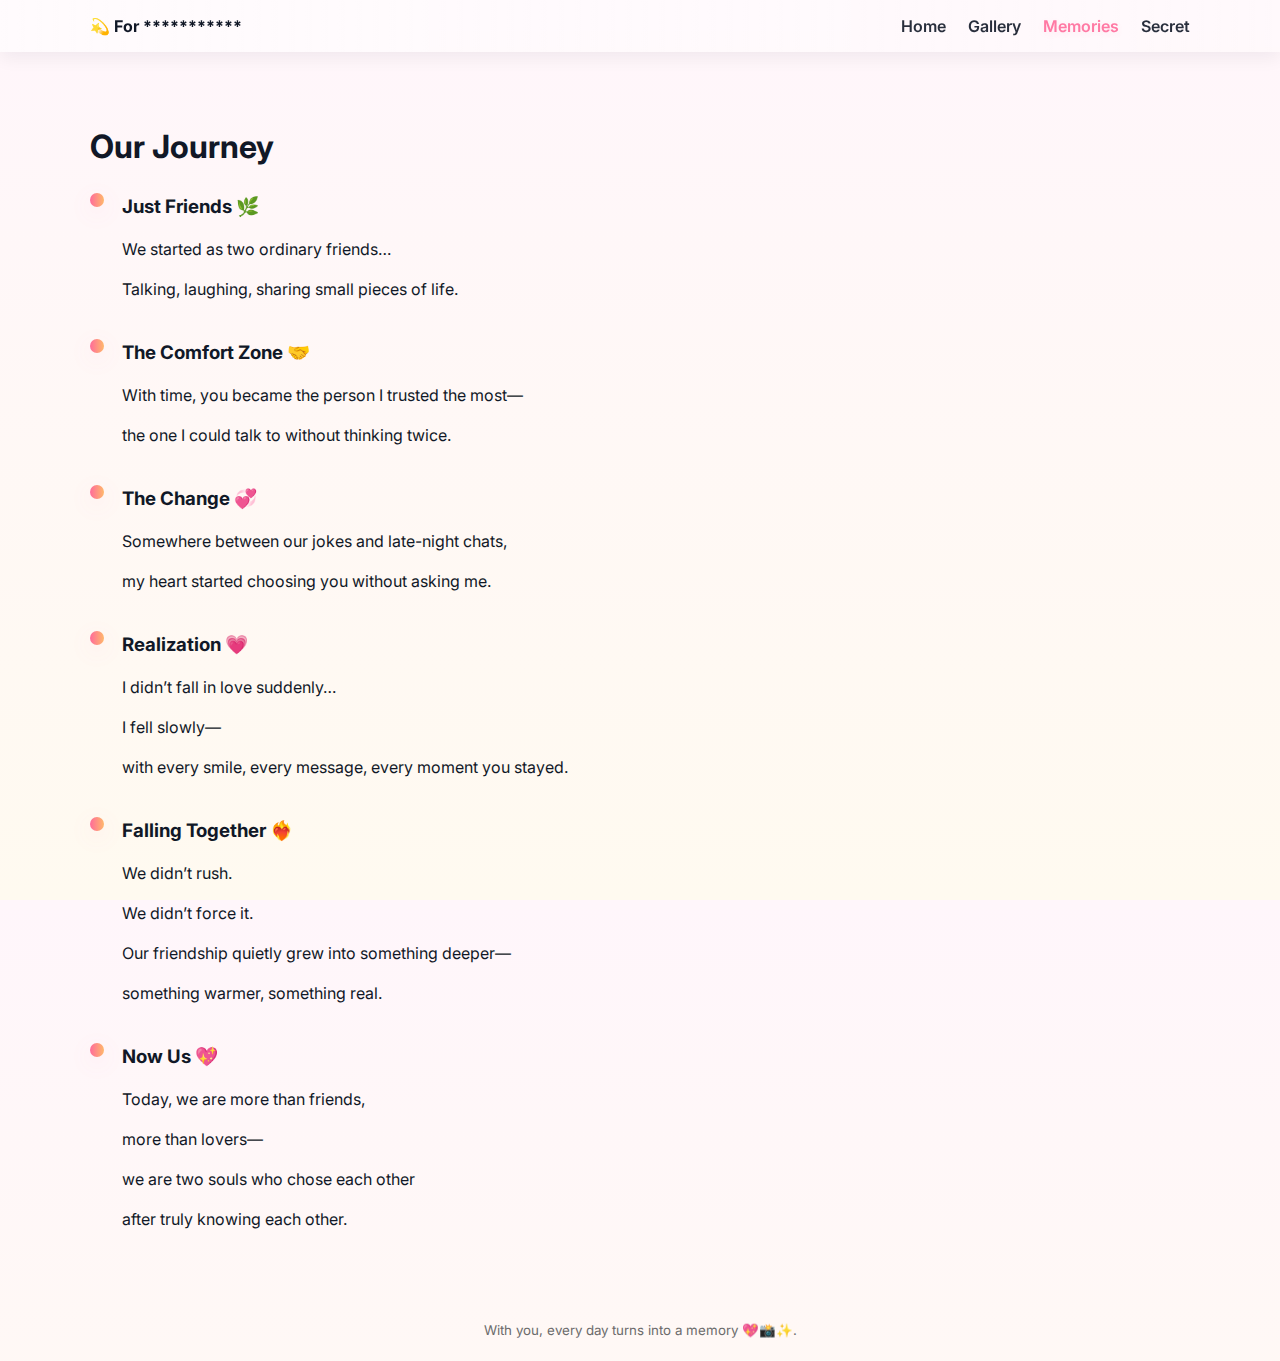
<file: memories.html>
<!doctype html>
<html lang="en">
<head>
  <meta charset="utf-8" />
  <meta name="viewport" content="width=device-width,initial-scale=1" />
  <title>Memories — Timeline</title>
  <link href="https://fonts.googleapis.com/css2?family=Inter:wght@300;400;600&display=swap" rel="stylesheet">
  <link rel="stylesheet" href="style.css">
</head>
<body>
  <header class="nav">
    <div class="container nav-inner">
      <a class="brand" href="index.html">💫 For [FRIEND_NAME]</a>
      <nav>
        <a href="index.html">Home</a>
        <a href="gallery.html">Gallery</a>
        <a href="memories.html" aria-current="page">Memories</a>
        <a href="secret.html">Secret</a>
      </nav>
    </div>
  </header>

  <main>
    <section class="timeline container">
      <h1>Our Journey</h1>
      <div class="timeline-list">
        <article class="time-item">
          <div class="time-dot"></div>
          <div class="time-content">
            <h3>Just Friends 🌿</h3>
            <p>We started as two ordinary friends… </p>
            <p> Talking, laughing, sharing small pieces of life.<span class="muted"></span></p>
          </div>
        </article>

        <article class="time-item">
          <div class="time-dot"></div>
          <div class="time-content">
            <h3>The Comfort Zone 🤝</h3>
            <p> With time, you became the person I trusted the most— </p> 
            <p> the one I could talk to without thinking twice. </p>
          </div>
        </article>

        <article class="time-item">
          <div class="time-dot"></div>
          <div class="time-content">
            <h3>The Change 💞</h3>
            <p> Somewhere between our jokes and late-night chats,</p>
            <p>   my heart started choosing you without asking me.</p>
          </div>
        </article>

        <article class="time-item">
          <div class="time-dot"></div>
          <div class="time-content">
            <h3>Realization 💗</h3>
            <p> I didn’t fall in love suddenly…</p>
            <p> I fell slowly—</p>
            <p>with every smile, every message, every moment you stayed.</p>
          </div>
        </article>

        
        <article class="time-item">
          <div class="time-dot"></div>
          <div class="time-content">
            <h3>Falling Together ❤️‍🔥</h3>
            <p>We didn’t rush.</p>
            <p> We didn’t force it.</p>
            <p>Our friendship quietly grew into something deeper—</p>
            <p>something warmer, something real.</p>
          </div>
        </article>
        
        <article class="time-item">
          <div class="time-dot"></div>
          <div class="time-content">
            <h3>Now Us 💖</h3>
            <p> Today, we are more than friends,</p>
            <p> more than lovers—</p>
            <p> we are two souls who chose each other</p> 
            <p> after truly knowing each other.</p>
          </div>
        </article>
      </div>
    </section>
  </main>

  <footer class="footer">
    <div class="container">
      <small>With you, every day turns into a memory 💖📸✨.</small>
    </div>
  </footer>

  <script src="app.js" defer></script>
</body>
</html>
</file>
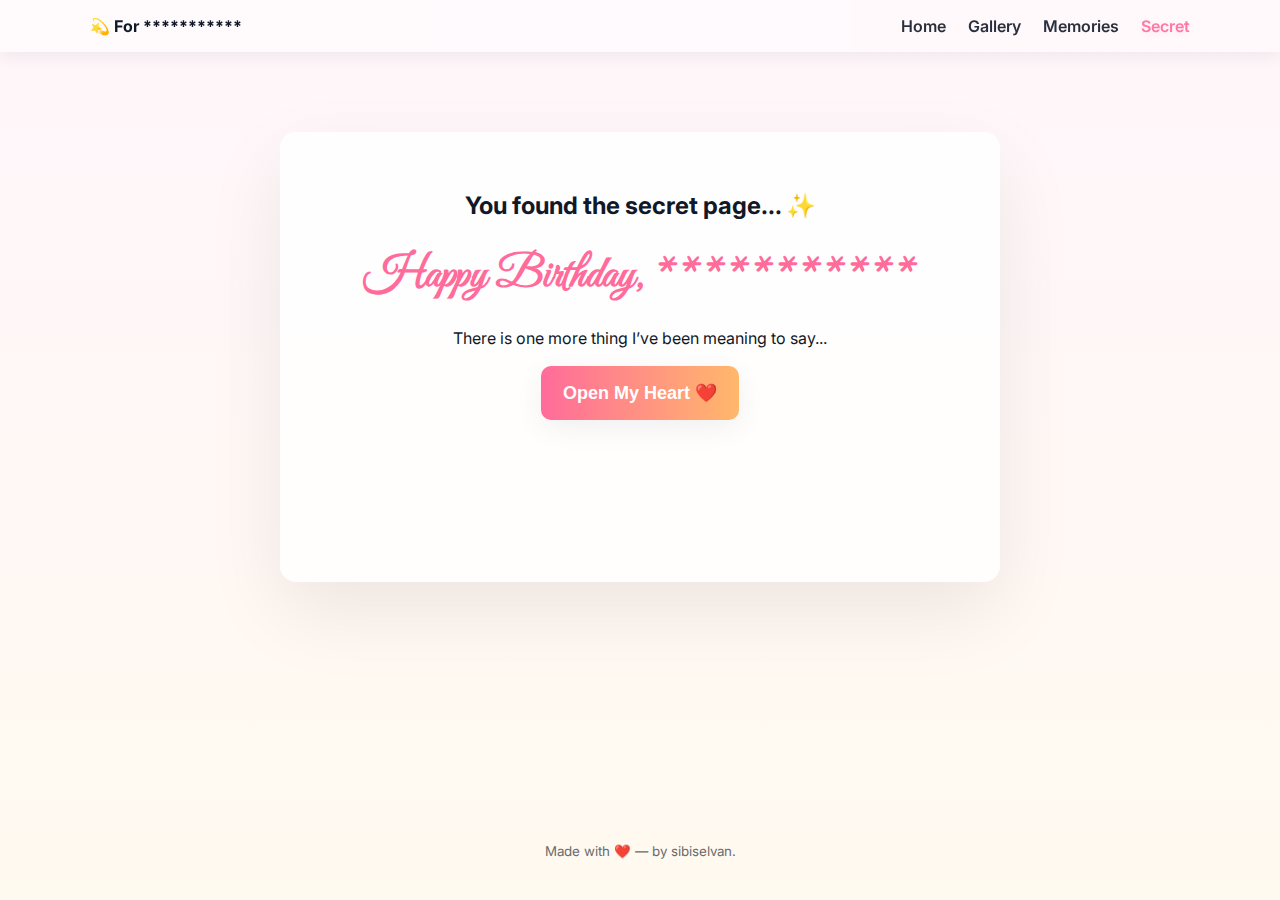
<file: secret.html>
<!doctype html>
<html lang="en">
<head>
  <meta charset="utf-8" />
  <meta name="viewport" content="width=device-width,initial-scale=1" />
  <title>Shh... A Secret</title>
  <link href="https://fonts.googleapis.com/css2?family=Great+Vibes&family=Inter:wght@300;400;600&display=swap" rel="stylesheet">
  <link rel="stylesheet" href="style.css">
</head>
<body>
  <header class="nav">
    <div class="container nav-inner">
      <a class="brand" href="index.html">💫 For [FRIEND_NAME]</a>
      <nav>
        <a href="index.html">Home</a>
        <a href="gallery.html">Gallery</a>
        <a href="memories.html">Memories</a>
        <a href="secret.html" aria-current="page">Secret</a>
      </nav>
    </div>
  </header>

  <main class="secret-main">
    <div class="secret-wrap container">
      <h2 class="subtle">You found the secret page... ✨</h2>

      <div id="proposal-card" class="proposal-card">
        <h1 class="proposal-title">Happy Birthday, <span id="friend-name-prop">[Friend]</span></h1>
        <p class="proposal-text">There is one more thing I’ve been meaning to say...</p>

        <button id="reveal-propose" class="btn primary big">Open My Heart ❤️</button>

        <div id="propose-msg" class="propose-msg" aria-hidden="true">
          <p class="gloss">💕 Will you be mine forever?</p>
          <p class="small-muted">Say yes and let’s create a thousand more memories.</p>
        </div>
      </div>
    </div>
    <!-- confetti canvas & hearts container -->
    <canvas id="confetti-canvas" aria-hidden="true"></canvas>
    <div id="hearts-root" aria-hidden="true"></div>
  </main>

  <footer class="footer">
    <div class="container">
      <small>Made with ❤️ — by sibiselvan.</small>
    </div>
  </footer>

  <script src="app.js" defer></script>
</body>
</html>
</file>
<file: style.css>
:root{
  --bg-1: #ffefef;
  --accent-1: #ff6b9a;
  --accent-2: #ffb86b;
  --muted: #f6f3f5;
  --text: #111827;
  --glass: rgba(255,255,255,0.06);
  --container: 1100px;
}

/* Reset + base */
*{box-sizing:border-box}
html,body{height:100%}
body{
  margin:0;
  font-family: "Inter", system-ui, -apple-system, "Segoe UI", Roboto, "Helvetica Neue", Arial;
  color:var(--text);
  background: linear-gradient(180deg,#fff6fb 0%, #fffaf0 100%);
  -webkit-font-smoothing:antialiased;
  -moz-osx-font-smoothing:grayscale;
  line-height:1.5;
}

/* Utility */
.container{width:90%;max-width:var(--container);margin:0 auto}
.nav{position:sticky;top:0;z-index:40;background:linear-gradient(90deg, rgba(255,255,255,0.6), rgba(255,255,255,0.3));backdrop-filter: blur(6px);box-shadow:0 6px 18px rgba(17,24,39,0.06)}
.nav-inner{display:flex;align-items:center;justify-content:space-between;padding:14px 0}
.brand{font-weight:700;color:var(--text);text-decoration:none}
.brand-heart{margin-right:8px}
nav a{color:var(--text);text-decoration:none;margin-left:18px;font-weight:600;opacity:.9}
nav a[aria-current="page"]{color:var(--accent-1);text-shadow:0 2px 8px rgba(255,107,154,0.12)}

/* Hero */
.hero{padding:80px 0 40px;position:relative;overflow:hidden}
.hero-canvas{position:absolute;left:0;top:0;width:100%;height:100%;z-index:0;pointer-events:none}
.hero-grid{display:grid;grid-template-columns:1fr 420px;gap:40px;align-items:center;position:relative;z-index:2}
.hero-left{max-width:680px}
.logo-cursive{font-family:'Great Vibes',cursive;font-size:48px;margin:0;color:var(--accent-1);text-shadow:0 6px 30px rgba(255,107,154,0.12)}
.lead{margin:12px 0 18px;font-size:18px;color:#2b2b2b}
.typewriter-wrap{margin:18px 0}
#typewriter{font-weight:600;font-size:18px;color:#111}

.cta-row{display:flex;gap:14px;margin-top:18px;flex-wrap:wrap}
.btn{padding:12px 18px;border-radius:10px;border:0;font-weight:700;cursor:pointer;box-shadow:0 8px 30px rgba(17,24,39,0.06)}
.btn.primary{background:linear-gradient(90deg,var(--accent-1),var(--accent-2));color:white}
.btn.outline{background:transparent;border:1px solid rgba(0,0,0,0.06);color:#222}
.btn.big{padding:16px 22px;font-size:18px}

/* Portrait card */
.portrait-card{width:100%;height:420px;border-radius:18px;overflow:hidden;position:relative;box-shadow:0 20px 50px rgba(15,20,25,0.08)}
.portrait-card img{width:100%;height:100%;object-fit:cover;display:block;transform-origin:center center;transition:transform .9s cubic-bezier(.2,.9,.2,1)}
.portrait-card .card-accent{position:absolute;left:-40px;top:50%;width:320px;height:320px;border-radius:50%;transform:translateY(-50%);background:radial-gradient(circle at 30% 30%, rgba(255,107,154,0.18), rgba(255,184,108,0.06));filter:blur(40px);}

/* hover zoom */
.portrait-card:hover img{transform:scale(1.06) rotate(-1deg)}

/* features */
.features{display:grid;grid-template-columns:repeat(3, 1fr);gap:28px;padding:40px 0}
.feature{background:linear-gradient(180deg, rgba(255,255,255,0.85), rgba(255,255,255,0.7));padding:22px;border-radius:12px;box-shadow:0 8px 30px rgba(17,24,39,0.04)}

/* gallery */
.gallery-hero{padding:50px 0}
.masonry{display:grid;grid-template-columns:repeat(auto-fit,minmax(220px,1fr));gap:14px;align-items:start}
.m-item{position:relative;border-radius:12px;overflow:hidden}
.m-item img{width:100%;display:block;height:260px;object-fit:cover;transition:transform .8s ease, filter .6s}
.m-item figcaption{position:absolute;left:12px;bottom:12px;color:#fff;text-shadow:0 5px 20px rgba(0,0,0,0.5);font-weight:600}
.m-item:hover img{transform:translateY(-8px) scale(1.03);filter:brightness(.95)}

/* timeline */
.timeline{padding:50px 0}
.timeline-list{display:flex;flex-direction:column;gap:22px}
.time-item{display:flex;gap:18px;align-items:flex-start}
.time-dot{width:14px;height:14px;border-radius:50%;background:linear-gradient(90deg,var(--accent-1),var(--accent-2));box-shadow:0 6px 24px rgba(255,107,154,0.12)}
.time-content h3{margin:0 0 6px}

/* secret */
.secret-main{min-height:60vh;padding:80px 0;position:relative}
.secret-wrap{max-width:720px;background:linear-gradient(180deg, rgba(255,255,255,0.9), rgba(255,255,255,0.85));border-radius:16px;padding:36px;margin:0 auto;box-shadow:0 30px 80px rgba(18,18,18,0.08);text-align:center}
.proposal-card .proposal-title{font-family:'Great Vibes',cursive;font-size:44px;margin:10px 0;color:var(--accent-1)}
.propose-msg{margin-top:22px;opacity:0;transform:translateY(12px);transition:all .8s cubic-bezier(.16,.8,.2,1)}
.propose-msg.show{opacity:1;transform:translateY(0)}
.gloss{font-size:32px;margin:4px 0;color:#bb2b6f;text-shadow:0 8px 30px rgba(187,43,111,0.08)}

/* hearts root absolute placement */
#hearts-root{position:fixed;left:0;top:0;right:0;bottom:0;pointer-events:none;overflow:hidden;z-index:60}

/* footer */
.footer{padding:20px 0;text-align:center;color:#6b6b6b}

/* Responsive */
@media (max-width:900px){
  .hero-grid{grid-template-columns:1fr;gap:24px}
  .portrait-card{height:320px}
  .features{grid-template-columns:1fr}
}
</file>
